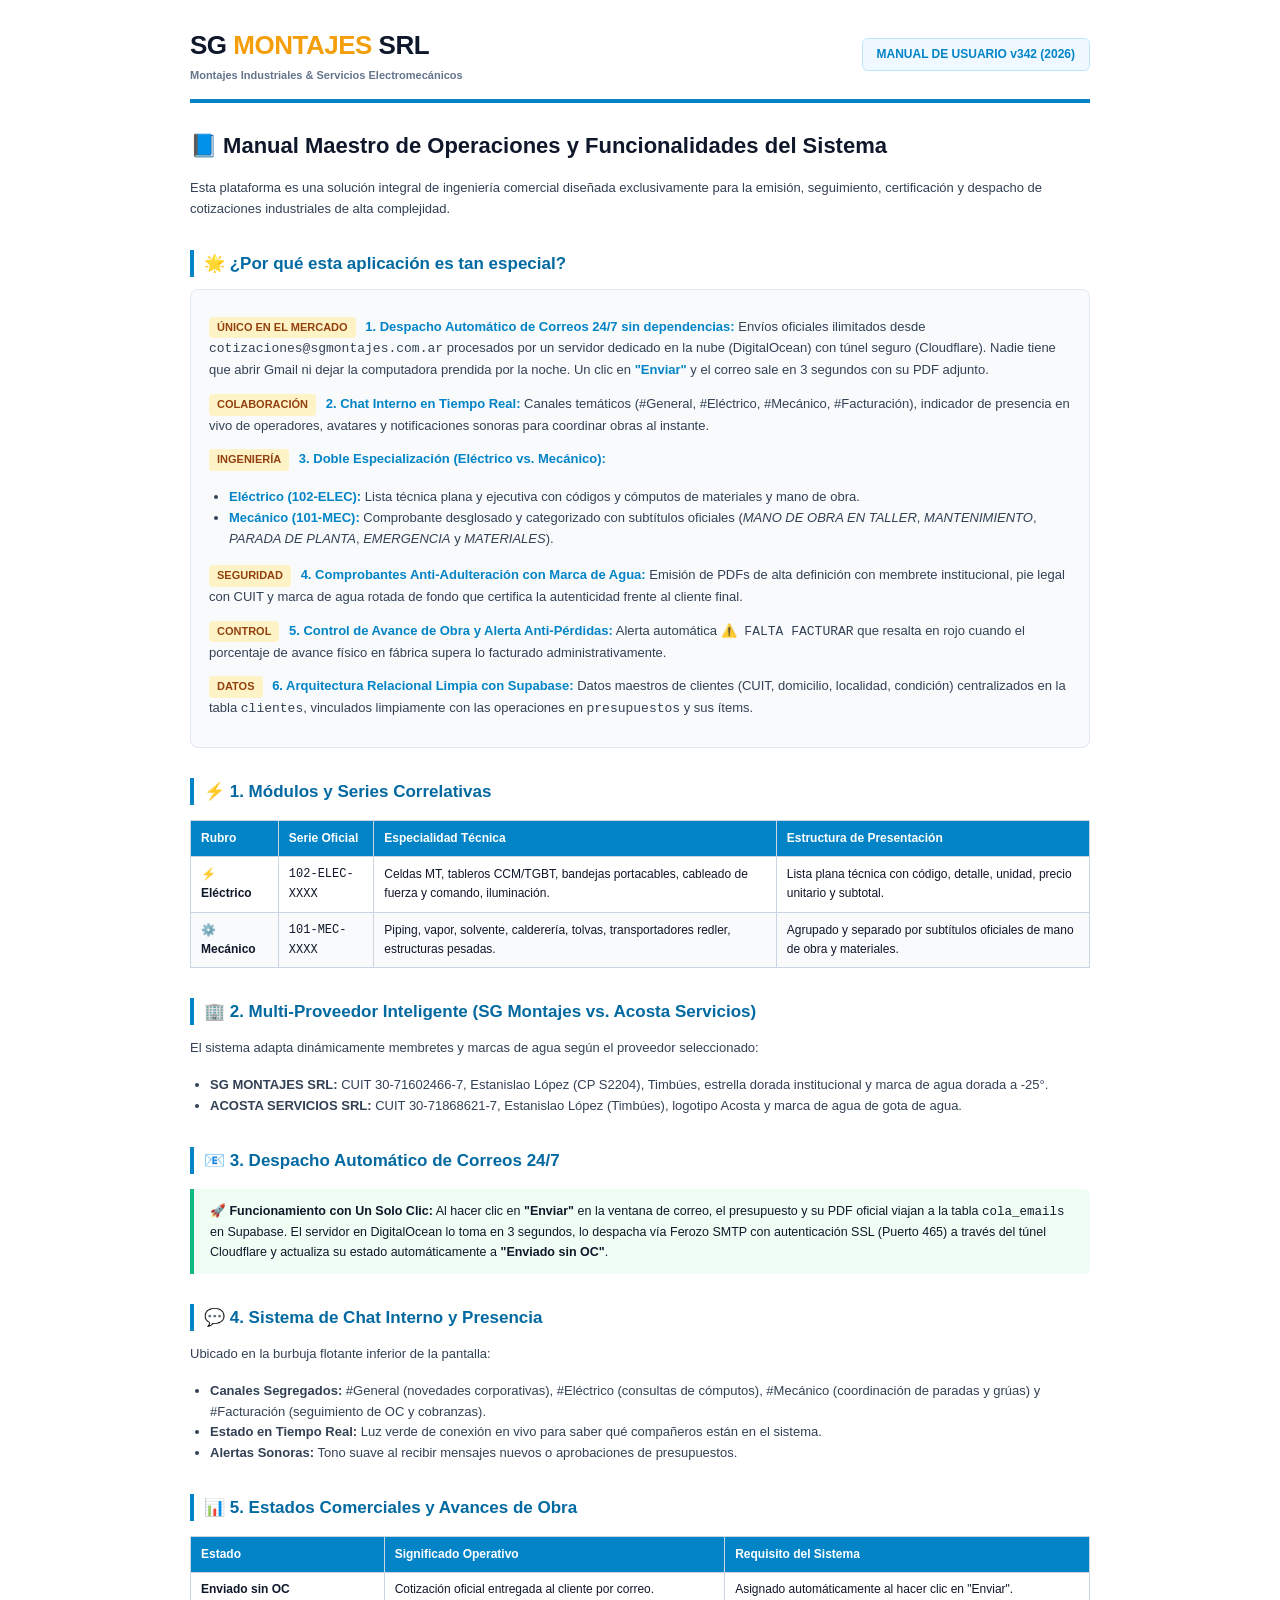
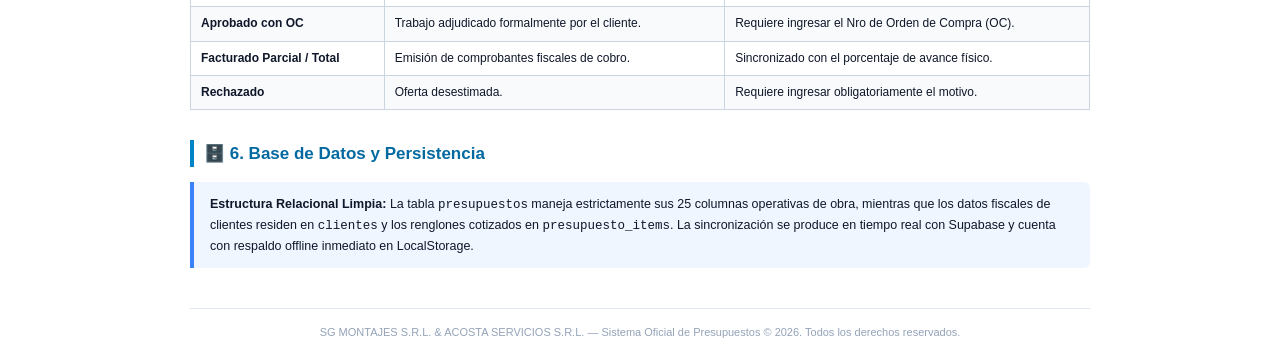
<file: manual_de_usuario_sg_montajes.html>
<!DOCTYPE html>
<html lang="es">
<head>
    <meta charset="UTF-8">
    <title>Manual de Usuario Oficial — Sistema de Presupuestos SG Montajes SRL</title>
    <style>
        @page { 
            size: A4; 
            margin: 15mm; 
        }
        body { 
            font-family: "Segoe UI", -apple-system, BlinkMacSystemFont, Roboto, Arial, sans-serif; 
            color: #0f172a; 
            line-height: 1.6; 
            padding: 25px 40px; 
            background-color: #ffffff; 
            max-width: 900px;
            margin: 0 auto;
        }
        .header-brand { 
            display: flex; 
            align-items: center; 
            justify-content: space-between; 
            border-bottom: 4px solid #0284c7; 
            padding-bottom: 15px; 
            margin-bottom: 25px; 
        }
        .logo-text { 
            font-weight: 900; 
            font-size: 26px; 
            color: #0f172a; 
            letter-spacing: -0.5px;
        }
        .logo-text span { color: #f59e0b; }
        .badge-brand {
            background: #f0f9ff;
            border: 1px solid #bae6fd;
            padding: 6px 14px;
            border-radius: 6px;
            font-size: 12px;
            font-weight: 800;
            color: #0284c7;
        }
        h1 { font-size: 22px; color: #0f172a; margin-top: 0; }
        h2 { font-size: 17px; color: #0369a1; border-left: 4px solid #0284c7; padding-left: 10px; margin-top: 30px; margin-bottom: 12px; }
        h3 { font-size: 14.5px; color: #334155; margin-top: 18px; margin-bottom: 8px; }
        p, li { font-size: 13px; color: #334155; }
        ul, ol { padding-left: 20px; }
        .feature-box {
            background: #f8fafc;
            border: 1px solid #e2e8f0;
            border-radius: 8px;
            padding: 14px 18px;
            margin-bottom: 18px;
        }
        .feature-box strong { color: #0284c7; }
        .tag-special {
            display: inline-block;
            background: #fef3c7;
            color: #92400e;
            padding: 2px 8px;
            border-radius: 4px;
            font-size: 11px;
            font-weight: 700;
            margin-right: 6px;
        }
        table {
            width: 100%;
            border-collapse: collapse;
            font-size: 12px;
            margin: 15px 0;
        }
        table, th, td {
            border: 1px solid #cbd5e1;
        }
        th {
            background: #0284c7;
            color: #ffffff;
            padding: 8px 10px;
            text-align: left;
        }
        td {
            padding: 7px 10px;
        }
        tr:nth-child(even) { background-color: #f8fafc; }
        .alert-info {
            background: #eff6ff;
            border-left: 4px solid #3b82f6;
            padding: 12px 16px;
            border-radius: 0 6px 6px 0;
            font-size: 12.5px;
            margin: 15px 0;
        }
        .alert-success {
            background: #f0fdf4;
            border-left: 4px solid #10b981;
            padding: 12px 16px;
            border-radius: 0 6px 6px 0;
            font-size: 12.5px;
            margin: 15px 0;
        }
        .footer {
            margin-top: 40px;
            padding-top: 15px;
            border-top: 1px solid #e2e8f0;
            text-align: center;
            font-size: 11px;
            color: #94a3b8;
        }
    </style>
</head>
<body>

    <div class="header-brand">
        <div>
            <div class="logo-text">SG <span>MONTAJES</span> SRL</div>
            <div style="font-size: 11px; color: #64748b; font-weight: 600;">Montajes Industriales &amp; Servicios Electromecánicos</div>
        </div>
        <div class="badge-brand">
            MANUAL DE USUARIO v342 (2026)
        </div>
    </div>

    <h1>📘 Manual Maestro de Operaciones y Funcionalidades del Sistema</h1>
    <p>Esta plataforma es una solución integral de ingeniería comercial diseñada exclusivamente para la emisión, seguimiento, certificación y despacho de cotizaciones industriales de alta complejidad.</p>

    <h2>🌟 ¿Por qué esta aplicación es tan especial?</h2>
    <div class="feature-box">
        <p><span class="tag-special">ÚNICO EN EL MERCADO</span> <strong>1. Despacho Automático de Correos 24/7 sin dependencias:</strong> Envíos oficiales ilimitados desde <code>cotizaciones@sgmontajes.com.ar</code> procesados por un servidor dedicado en la nube (DigitalOcean) con túnel seguro (Cloudflare). Nadie tiene que abrir Gmail ni dejar la computadora prendida por la noche. Un clic en <strong>"Enviar"</strong> y el correo sale en 3 segundos con su PDF adjunto.</p>
        
        <p><span class="tag-special">COLABORACIÓN</span> <strong>2. Chat Interno en Tiempo Real:</strong> Canales temáticos (#General, #Eléctrico, #Mecánico, #Facturación), indicador de presencia en vivo de operadores, avatares y notificaciones sonoras para coordinar obras al instante.</p>
        
        <p><span class="tag-special">INGENIERÍA</span> <strong>3. Doble Especialización (Eléctrico vs. Mecánico):</strong>
            <ul>
                <li><strong>Eléctrico (102-ELEC):</strong> Lista técnica plana y ejecutiva con códigos y cómputos de materiales y mano de obra.</li>
                <li><strong>Mecánico (101-MEC):</strong> Comprobante desglosado y categorizado con subtítulos oficiales (<em>MANO DE OBRA EN TALLER</em>, <em>MANTENIMIENTO</em>, <em>PARADA DE PLANTA</em>, <em>EMERGENCIA</em> y <em>MATERIALES</em>).</li>
            </ul>
        </p>

        <p><span class="tag-special">SEGURIDAD</span> <strong>4. Comprobantes Anti-Adulteración con Marca de Agua:</strong> Emisión de PDFs de alta definición con membrete institucional, pie legal con CUIT y marca de agua rotada de fondo que certifica la autenticidad frente al cliente final.</p>

        <p><span class="tag-special">CONTROL</span> <strong>5. Control de Avance de Obra y Alerta Anti-Pérdidas:</strong> Alerta automática <code>⚠️ FALTA FACTURAR</code> que resalta en rojo cuando el porcentaje de avance físico en fábrica supera lo facturado administrativamente.</p>

        <p><span class="tag-special">DATOS</span> <strong>6. Arquitectura Relacional Limpia con Supabase:</strong> Datos maestros de clientes (CUIT, domicilio, localidad, condición) centralizados en la tabla <code>clientes</code>, vinculados limpiamente con las operaciones en <code>presupuestos</code> y sus ítems.</p>
    </div>

    <h2>⚡ 1. Módulos y Series Correlativas</h2>
    <table>
        <thead>
            <tr>
                <th>Rubro</th>
                <th>Serie Oficial</th>
                <th>Especialidad Técnica</th>
                <th>Estructura de Presentación</th>
            </tr>
        </thead>
        <tbody>
            <tr>
                <td><strong>⚡ Eléctrico</strong></td>
                <td><code>102-ELEC-XXXX</code></td>
                <td>Celdas MT, tableros CCM/TGBT, bandejas portacables, cableado de fuerza y comando, iluminación.</td>
                <td>Lista plana técnica con código, detalle, unidad, precio unitario y subtotal.</td>
            </tr>
            <tr>
                <td><strong>⚙️ Mecánico</strong></td>
                <td><code>101-MEC-XXXX</code></td>
                <td>Piping, vapor, solvente, calderería, tolvas, transportadores redler, estructuras pesadas.</td>
                <td>Agrupado y separado por subtítulos oficiales de mano de obra y materiales.</td>
            </tr>
        </tbody>
    </table>

    <h2>🏢 2. Multi-Proveedor Inteligente (SG Montajes vs. Acosta Servicios)</h2>
    <p>El sistema adapta dinámicamente membretes y marcas de agua según el proveedor seleccionado:</p>
    <ul>
        <li><strong>SG MONTAJES SRL:</strong> CUIT 30-71602466-7, Estanislao López (CP S2204), Timbúes, estrella dorada institucional y marca de agua dorada a -25°.</li>
        <li><strong>ACOSTA SERVICIOS SRL:</strong> CUIT 30-71868621-7, Estanislao López (Timbúes), logotipo Acosta y marca de agua de gota de agua.</li>
    </ul>

    <h2>📧 3. Despacho Automático de Correos 24/7</h2>
    <div class="alert-success">
        <strong>🚀 Funcionamiento con Un Solo Clic:</strong> Al hacer clic en <strong>"Enviar"</strong> en la ventana de correo, el presupuesto y su PDF oficial viajan a la tabla <code>cola_emails</code> en Supabase. El servidor en DigitalOcean lo toma en 3 segundos, lo despacha vía Ferozo SMTP con autenticación SSL (Puerto 465) a través del túnel Cloudflare y actualiza su estado automáticamente a <strong>"Enviado sin OC"</strong>.
    </div>

    <h2>💬 4. Sistema de Chat Interno y Presencia</h2>
    <p>Ubicado en la burbuja flotante inferior de la pantalla:</p>
    <ul>
        <li><strong>Canales Segregados:</strong> #General (novedades corporativas), #Eléctrico (consultas de cómputos), #Mecánico (coordinación de paradas y grúas) y #Facturación (seguimiento de OC y cobranzas).</li>
        <li><strong>Estado en Tiempo Real:</strong> Luz verde de conexión en vivo para saber qué compañeros están en el sistema.</li>
        <li><strong>Alertas Sonoras:</strong> Tono suave al recibir mensajes nuevos o aprobaciones de presupuestos.</li>
    </ul>

    <h2>📊 5. Estados Comerciales y Avances de Obra</h2>
    <table>
        <thead>
            <tr>
                <th>Estado</th>
                <th>Significado Operativo</th>
                <th>Requisito del Sistema</th>
            </tr>
        </thead>
        <tbody>
            <tr>
                <td><strong>Enviado sin OC</strong></td>
                <td>Cotización oficial entregada al cliente por correo.</td>
                <td>Asignado automáticamente al hacer clic en "Enviar".</td>
            </tr>
            <tr>
                <td><strong>Aprobado con OC</strong></td>
                <td>Trabajo adjudicado formalmente por el cliente.</td>
                <td>Requiere ingresar el Nro de Orden de Compra (OC).</td>
            </tr>
            <tr>
                <td><strong>Facturado Parcial / Total</strong></td>
                <td>Emisión de comprobantes fiscales de cobro.</td>
                <td>Sincronizado con el porcentaje de avance físico.</td>
            </tr>
            <tr>
                <td><strong>Rechazado</strong></td>
                <td>Oferta desestimada.</td>
                <td>Requiere ingresar obligatoriamente el motivo.</td>
            </tr>
        </tbody>
    </table>

    <h2>🗄️ 6. Base de Datos y Persistencia</h2>
    <div class="alert-info">
        <strong>Estructura Relacional Limpia:</strong> La tabla <code>presupuestos</code> maneja estrictamente sus 25 columnas operativas de obra, mientras que los datos fiscales de clientes residen en <code>clientes</code> y los renglones cotizados en <code>presupuesto_items</code>. La sincronización se produce en tiempo real con Supabase y cuenta con respaldo offline inmediato en LocalStorage.
    </div>

    <div class="footer">
        SG MONTAJES S.R.L. &amp; ACOSTA SERVICIOS S.R.L. &mdash; Sistema Oficial de Presupuestos &copy; 2026. Todos los derechos reservados.
    </div>

</body>
</html>
</file>
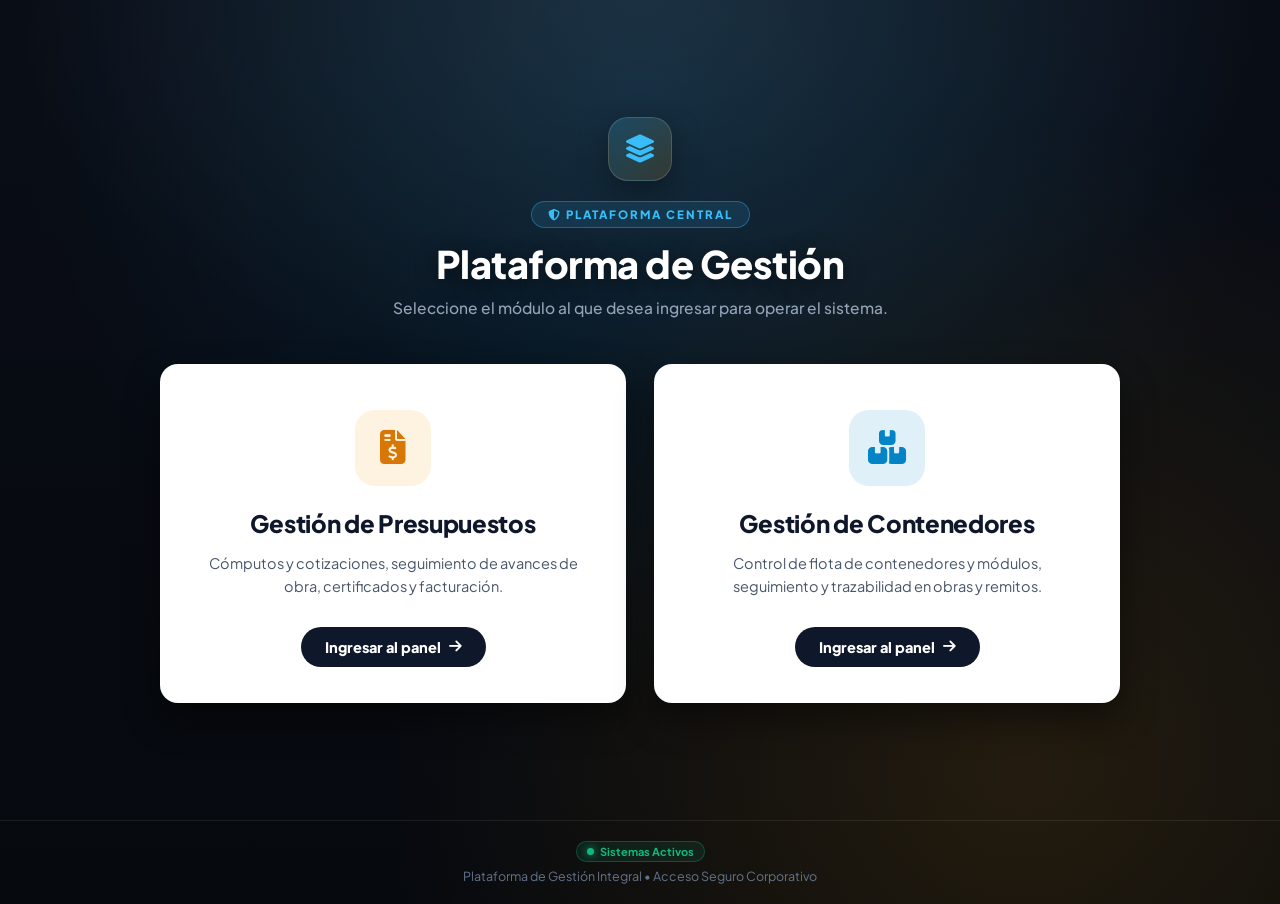
<file: portal_hub.html>
<!DOCTYPE html>
<html lang="es">
<head>
    <meta charset="UTF-8">
    <meta name="viewport" content="width=device-width, initial-scale=1.0, maximum-scale=1.0, user-scalable=0">
    <meta http-equiv="Cache-Control" content="no-cache, no-store, must-revalidate">
    <meta http-equiv="Pragma" content="no-cache">
    <meta http-equiv="Expires" content="0">
    <title>Portal de Gestión Integral</title>
    
    <!-- Fuentes & Íconos -->
    <link rel="preconnect" href="https://fonts.googleapis.com">
    <link rel="preconnect" href="https://fonts.gstatic.com" crossorigin>
    <link href="https://fonts.googleapis.com/css2?family=Plus+Jakarta+Sans:wght@400;500;600;700;800&family=Inter:wght@400;600;700;800&display=swap" rel="stylesheet">
    <link rel="stylesheet" href="https://cdnjs.cloudflare.com/ajax/libs/font-awesome/6.5.1/css/all.min.css">

    <style>
        :root {
            --bg-dark: #090d16;
            --card-bg: #ffffff;
            --text-dark: #0f172a;
            --text-muted: #475569;
            --gold-accent: #f59e0b;
            --blue-accent: #0284c7;
            --border-color: rgba(255, 255, 255, 0.12);
        }

        * {
            box-sizing: border-box;
            margin: 0;
            padding: 0;
        }

        body {
            font-family: 'Plus Jakarta Sans', 'Inter', -apple-system, BlinkMacSystemFont, sans-serif;
            background-color: var(--bg-dark);
            color: #ffffff;
            min-height: 100vh;
            display: flex;
            flex-direction: column;
            justify-content: space-between;
            position: relative;
            overflow-x: hidden;
            background-image: 
                radial-gradient(circle at 50% 10%, rgba(2, 132, 199, 0.18) 0%, transparent 60%),
                radial-gradient(circle at 80% 85%, rgba(245, 158, 11, 0.12) 0%, transparent 50%),
                linear-gradient(180deg, #090d16 0%, #06090e 100%);
        }

        /* Efecto de luz superior y fondo ambiental */
        .ambient-glow {
            position: absolute;
            top: 0;
            left: 0;
            right: 0;
            height: 400px;
            background: radial-gradient(ellipse at 50% 0%, rgba(255, 255, 255, 0.08) 0%, transparent 70%);
            pointer-events: none;
            z-index: 1;
        }

        /* Contenedor principal */
        .portal-wrapper {
            position: relative;
            z-index: 2;
            width: 100%;
            max-width: 1100px;
            margin: 0 auto;
            padding: 40px 24px;
            display: flex;
            flex-direction: column;
            align-items: center;
            justify-content: center;
            min-height: calc(100vh - 80px);
        }

        /* Cabecera / Branding */
        .portal-header {
            text-align: center;
            margin-bottom: 45px;
            animation: fadeInDown 0.6s cubic-bezier(0.16, 1, 0.3, 1);
        }

        .portal-icon-circle {
            width: 64px;
            height: 64px;
            border-radius: 20px;
            background: linear-gradient(135deg, rgba(56, 189, 248, 0.2) 0%, rgba(245, 158, 11, 0.15) 100%);
            border: 1px solid rgba(255, 255, 255, 0.15);
            display: inline-flex;
            align-items: center;
            justify-content: center;
            font-size: 28px;
            color: #38bdf8;
            margin-bottom: 20px;
            box-shadow: 0 10px 30px rgba(0, 0, 0, 0.35);
        }

        .portal-title-tag {
            display: inline-block;
            font-size: 11.5px;
            font-weight: 800;
            letter-spacing: 2px;
            text-transform: uppercase;
            color: #38bdf8;
            background: rgba(56, 189, 248, 0.12);
            border: 1px solid rgba(56, 189, 248, 0.35);
            padding: 5px 16px;
            border-radius: 20px;
            margin-bottom: 14px;
        }

        .portal-main-title {
            font-size: 38px;
            font-weight: 800;
            letter-spacing: -0.5px;
            color: #ffffff;
            margin-bottom: 10px;
            line-height: 1.15;
            text-shadow: 0 4px 20px rgba(0, 0, 0, 0.5);
        }

        .portal-subtitle {
            font-size: 15.5px;
            color: #94a3b8;
            max-width: 580px;
            margin: 0 auto;
            font-weight: 500;
            line-height: 1.5;
        }

        /* Grid de las dos tarjetas principales */
        .cards-grid {
            display: grid;
            grid-template-columns: repeat(2, 1fr);
            gap: 28px;
            width: 100%;
            max-width: 960px;
            animation: fadeInUp 0.7s cubic-bezier(0.16, 1, 0.3, 1);
        }

        /* Tarjeta blanca, limpia, con tipografía moderna */
        .portal-card {
            background: var(--card-bg);
            border-radius: 18px;
            padding: 44px 34px 34px;
            display: flex;
            flex-direction: column;
            align-items: center;
            text-align: center;
            text-decoration: none;
            color: var(--text-dark);
            position: relative;
            overflow: hidden;
            transition: all 0.3s cubic-bezier(0.16, 1, 0.3, 1);
            box-shadow: 0 16px 36px rgba(0, 0, 0, 0.45);
            border: 2px solid transparent;
            cursor: pointer;
        }

        .portal-card:hover {
            transform: translateY(-8px);
            box-shadow: 0 24px 48px rgba(0, 0, 0, 0.65);
        }

        /* Variante Presupuestos (Acento Dorado/Naranja) */
        .card-presupuestos:hover {
            border-color: #f59e0b;
            box-shadow: 0 20px 45px rgba(245, 158, 11, 0.25);
        }

        /* Variante Contenedores (Acento Azul/Cian) */
        .card-contenedores:hover {
            border-color: #0284c7;
            box-shadow: 0 20px 45px rgba(2, 132, 199, 0.25);
        }

        /* Ícono superior grande */
        .card-icon-wrap {
            width: 76px;
            height: 76px;
            border-radius: 20px;
            display: flex;
            align-items: center;
            justify-content: center;
            font-size: 34px;
            margin-bottom: 22px;
            transition: transform 0.3s ease;
        }

        .card-presupuestos .card-icon-wrap {
            background: rgba(245, 158, 11, 0.12);
            color: #d97706;
        }

        .card-contenedores .card-icon-wrap {
            background: rgba(2, 132, 199, 0.12);
            color: #0284c7;
        }

        .portal-card:hover .card-icon-wrap {
            transform: scale(1.1);
        }

        /* Título del módulo */
        .card-title {
            font-size: 24px;
            font-weight: 800;
            letter-spacing: -0.3px;
            color: #0f172a;
            margin-bottom: 14px;
        }

        /* Descripción clara del módulo */
        .card-description {
            font-size: 14.5px;
            color: var(--text-muted);
            line-height: 1.6;
            margin-bottom: 28px;
            flex-grow: 1;
        }

        /* Botón de acceso estilo "Ingresar al panel ->" */
        .card-action-btn {
            font-size: 14.5px;
            font-weight: 800;
            display: inline-flex;
            align-items: center;
            gap: 8px;
            padding: 11px 24px;
            border-radius: 30px;
            transition: all 0.25s ease;
        }

        .card-presupuestos .card-action-btn {
            background: #0f172a;
            color: #ffffff;
        }

        .card-presupuestos:hover .card-action-btn {
            background: #f59e0b;
            color: #000000;
        }

        .card-contenedores .card-action-btn {
            background: #0f172a;
            color: #ffffff;
        }

        .card-contenedores:hover .card-action-btn {
            background: #0284c7;
            color: #ffffff;
        }

        .card-action-btn i {
            transition: transform 0.25s ease;
        }

        .portal-card:hover .card-action-btn i {
            transform: translateX(5px);
        }

        /* Footer */
        .portal-footer {
            text-align: center;
            padding: 20px;
            border-top: 1px solid rgba(255, 255, 255, 0.08);
            font-size: 12.5px;
            color: #64748b;
            display: flex;
            flex-direction: column;
            gap: 6px;
            align-items: center;
            position: relative;
            z-index: 2;
        }

        .status-pill {
            display: inline-flex;
            align-items: center;
            gap: 6px;
            background: rgba(16, 185, 129, 0.1);
            color: #10b981;
            border: 1px solid rgba(16, 185, 129, 0.3);
            padding: 3px 10px;
            border-radius: 20px;
            font-size: 11px;
            font-weight: 700;
        }

        .pulse-dot {
            width: 7px;
            height: 7px;
            background: #10b981;
            border-radius: 50%;
            box-shadow: 0 0 8px #10b981;
        }

        /* Animaciones */
        @keyframes fadeInDown {
            from { opacity: 0; transform: translateY(-20px); }
            to { opacity: 1; transform: translateY(0); }
        }

        @keyframes fadeInUp {
            from { opacity: 0; transform: translateY(20px); }
            to { opacity: 1; transform: translateY(0); }
        }

        /* Responsive Mobile */
        @media (max-width: 768px) {
            .portal-wrapper {
                padding: 30px 16px;
            }
            .portal-main-title {
                font-size: 28px;
            }
            .portal-subtitle {
                font-size: 14px;
            }
            .cards-grid {
                grid-template-columns: 1fr;
                gap: 20px;
            }
            .portal-card {
                padding: 32px 22px 26px;
            }
            .card-icon-wrap {
                width: 64px;
                height: 64px;
                font-size: 28px;
                margin-bottom: 16px;
            }
            .card-title {
                font-size: 21px;
            }
        }
    </style>
</head>
<body>

    <div class="ambient-glow"></div>

    <main class="portal-wrapper">
        
        <!-- Cabecera -->
        <header class="portal-header">
            <div class="portal-icon-circle">
                <i class="fas fa-layer-group"></i>
            </div>
            
            <br>
            <div class="portal-title-tag">
                <i class="fas fa-shield-halved"></i> Plataforma Central
            </div>
            
            <h1 class="portal-main-title">Plataforma de Gestión</h1>
            <p class="portal-subtitle">
                Seleccione el módulo al que desea ingresar para operar el sistema.
            </p>
        </header>

        <!-- Grilla de Tarjetas -->
        <section class="cards-grid">
            
            <!-- TARJETA 1: GESTIÓN DE PRESUPUESTOS -->
            <a href="presupuesto.html" class="portal-card card-presupuestos" id="card-btn-presupuestos">
                <div class="card-icon-wrap">
                    <i class="fa-solid fa-file-invoice-dollar"></i>
                </div>
                <h2 class="card-title">Gestión de Presupuestos</h2>
                <p class="card-description">
                    Cómputos y cotizaciones, seguimiento de avances de obra, certificados y facturación.
                </p>
                <div class="card-action-btn">
                    <span>Ingresar al panel</span>
                    <i class="fa-solid fa-arrow-right"></i>
                </div>
            </a>

            <!-- TARJETA 2: GESTIÓN DE CONTENEDORES -->
            <a href="contenedores/index.html" class="portal-card card-contenedores" id="card-btn-contenedores">
                <div class="card-icon-wrap">
                    <i class="fa-solid fa-boxes-stacked"></i>
                </div>
                <h2 class="card-title">Gestión de Contenedores</h2>
                <p class="card-description">
                    Control de flota de contenedores y módulos, seguimiento y trazabilidad en obras y remitos.
                </p>
                <div class="card-action-btn">
                    <span>Ingresar al panel</span>
                    <i class="fa-solid fa-arrow-right"></i>
                </div>
            </a>

        </section>

    </main>

    <!-- Pie de Página -->
    <footer class="portal-footer">
        <div class="status-pill">
            <span class="pulse-dot"></span>
            <span>Sistemas Activos</span>
        </div>
        <div>
            Plataforma de Gestión Integral • Acceso Seguro Corporativo
        </div>
    </footer>

</body>
</html>
</file>
